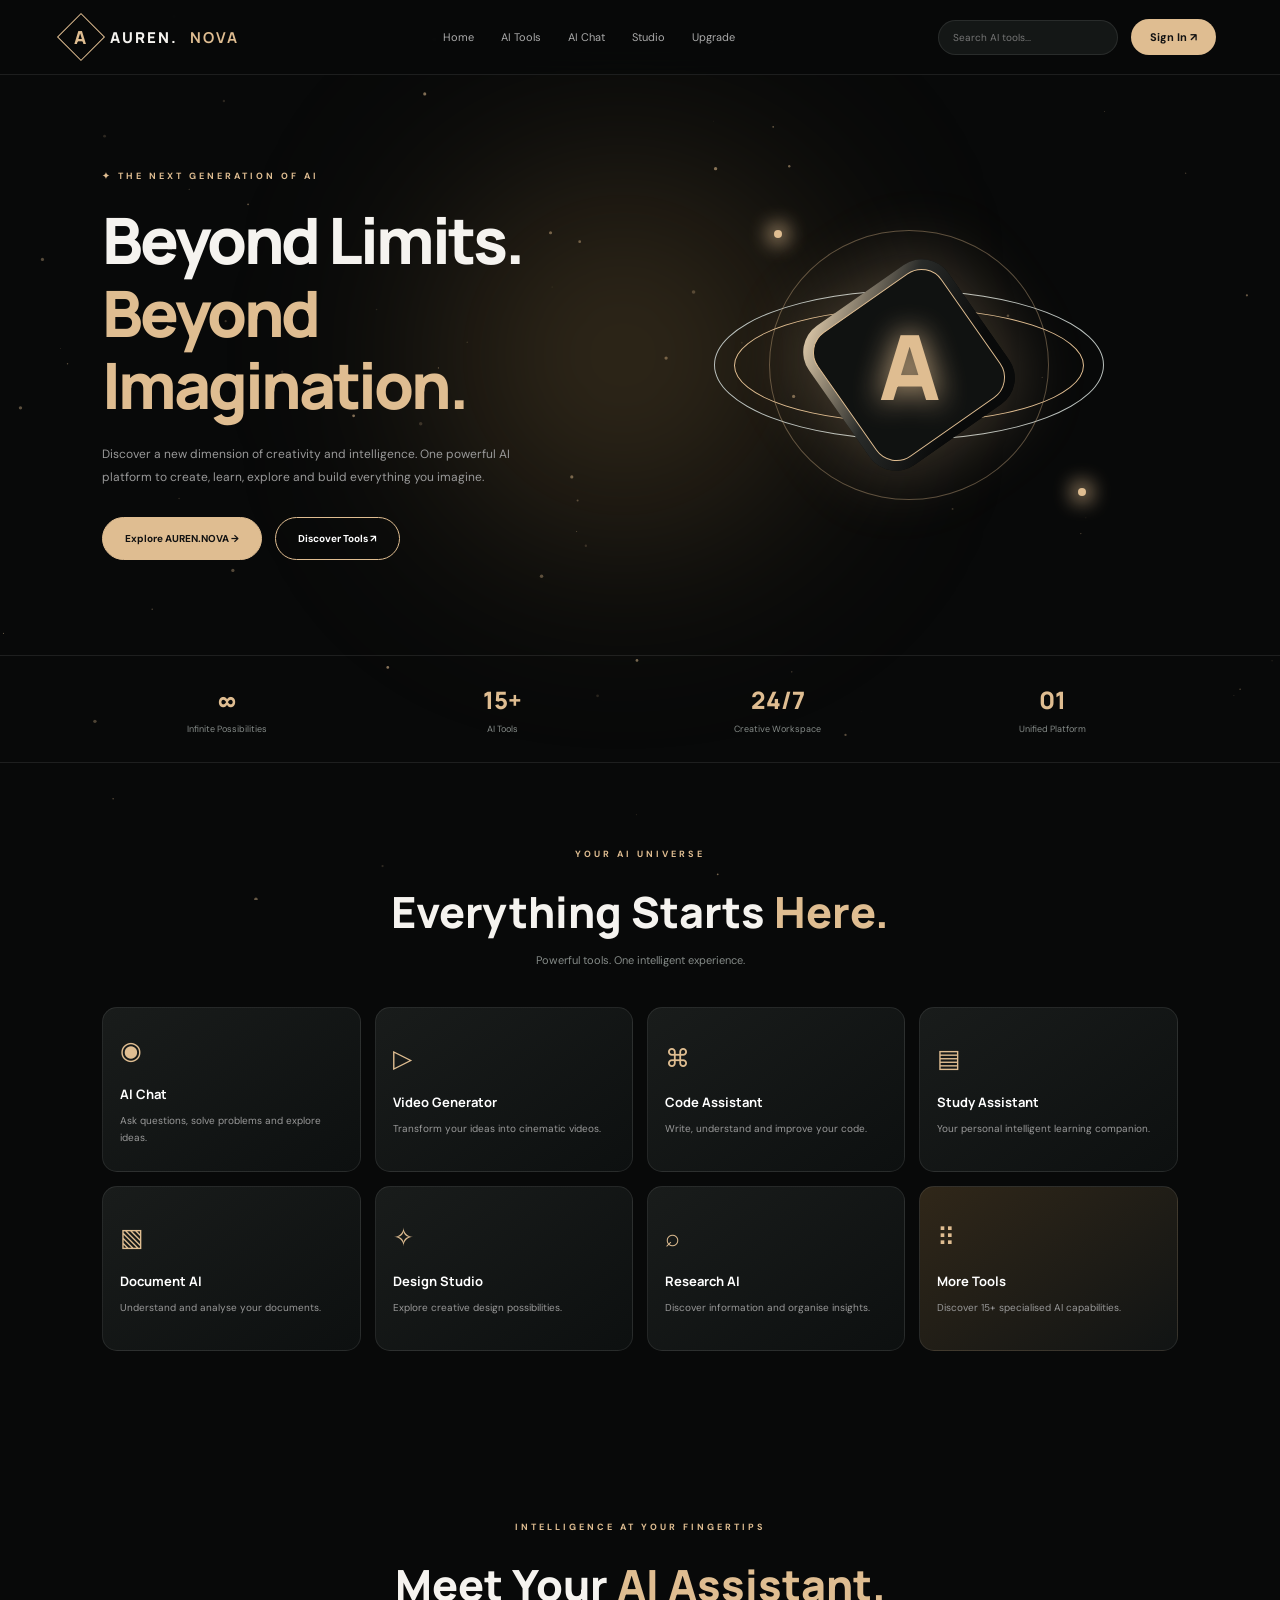
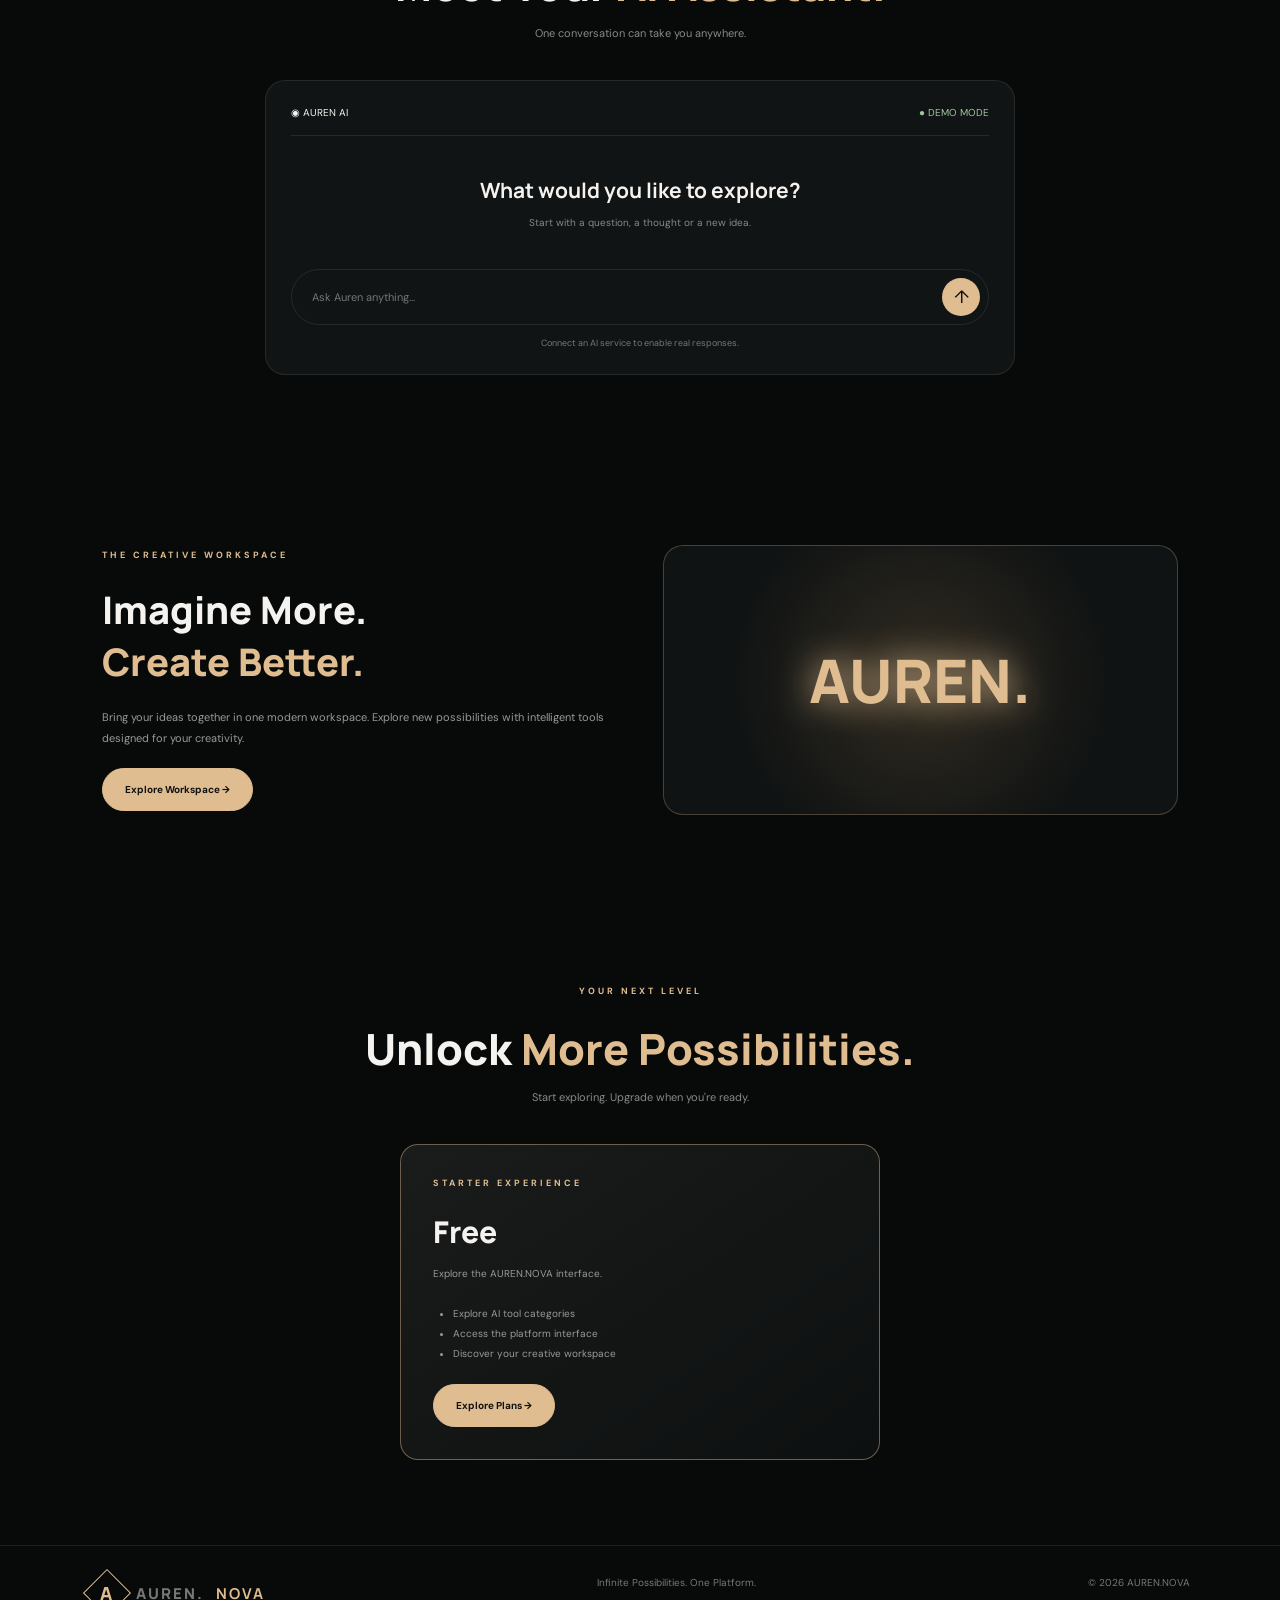
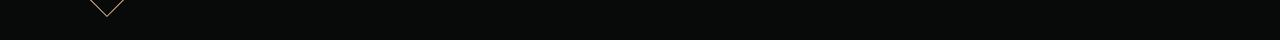
<file: index.html>
<!DOCTYPE html>
<html lang="en">
<head>
<meta charset="UTF-8">
<meta name="viewport" content="width=device-width, initial-scale=1.0">
<meta name="theme-color" content="#080909">
<title>AUREN.NOVA — Infinite Possibilities</title>
<link href="https://fonts.googleapis.com/css2?family=Manrope:wght@400;500;600;700;800&family=DM+Sans:wght@400;500;600;700&display=swap" rel="stylesheet">

<style>
:root {
  --bg:#080909;
  --card:#111414;
  --gold:#dfbd91;
  --silver:#c5c9c8;
  --white:#f5f3ef;
  --muted:#858b88;
  --line:rgba(255,255,255,.09);
}
*{box-sizing:border-box;margin:0;padding:0}
html{scroll-behavior:smooth}
body{background:var(--bg);color:var(--white);font-family:'DM Sans',sans-serif;overflow-x:hidden}
a{text-decoration:none;color:inherit}
button,input{font:inherit}
button{cursor:pointer}
#particles{position:fixed;inset:0;z-index:-1;pointer-events:none}
.glow{position:fixed;width:350px;height:350px;background:#bd925344;filter:blur(110px);border-radius:50%;top:20%;left:35%;z-index:-1;pointer-events:none}
header{height:75px;position:fixed;z-index:100;top:0;width:100%;display:flex;align-items:center;justify-content:space-between;padding:0 5%;background:#080909e8;backdrop-filter:blur(25px);border-bottom:1px solid var(--line)}
.logo{display:flex;align-items:center;gap:12px;font:800 15px Manrope;letter-spacing:2px}
.logo b{color:var(--gold)}
.mark{width:34px;height:34px;display:grid;place-items:center;border:1px solid var(--gold);color:var(--gold);transform:rotate(45deg);font-size:18px}
.mark span{transform:rotate(-45deg)}
nav{display:flex;gap:27px}
nav a{font-size:11px;color:#aaa;transition:.3s}
nav a:hover{color:var(--gold)}
.header-right{display:flex;align-items:center;gap:13px}
.search{background:#141716;border:1px solid var(--line);padding:10px 14px;border-radius:25px;color:white;width:180px;outline:none;font-size:10px}
.signin{border:0;background:var(--gold);color:#111;padding:11px 19px;border-radius:25px;font-size:11px;font-weight:700}
.menu{display:none;background:none;border:0;color:white;font-size:22px}
main{padding-top:75px}
.hero{min-height:580px;display:grid;grid-template-columns:1fr 1fr;align-items:center;padding:55px 8%;overflow:hidden;position:relative}
.hero-content{z-index:2}
.eyebrow{color:var(--gold);font-size:9px;letter-spacing:3px;font-weight:700;margin-bottom:22px}
.hero h1{font:800 clamp(40px,5vw,68px)/1.13 Manrope;letter-spacing:-3px}
.hero h1 span,.heading span,.workspace h2 span{color:var(--gold)}
.hero p{font-size:12px;line-height:1.9;color:#999;max-width:440px;margin:22px 0 28px}
.buttons{display:flex;gap:13px;flex-wrap:wrap}
.btn{display:inline-flex;align-items:center;justify-content:center;padding:14px 22px;border-radius:28px;font-size:10px;font-weight:700;border:1px solid var(--gold);transition:.3s}
.btn:hover{transform:translateY(-4px);box-shadow:0 8px 30px #dfbd9140}
.primary{background:var(--gold);color:#111}
.secondary{color:white;background:transparent}
.hero-art{height:410px;display:grid;place-items:center;position:relative;perspective:900px}
.emblem{width:170px;height:170px;display:grid;place-items:center;position:relative;z-index:2;border-radius:32px;background:linear-gradient(145deg,#f0d9b6,#292b29 40%,#090a0a 75%);box-shadow:0 0 75px #dfbd9150;transform:rotate(-35deg);animation:float 5s ease-in-out infinite}
.emblem:before{content:"";position:absolute;inset:9px;border-radius:25px;background:#101211;border:1px solid var(--gold)}
.emblem span{position:relative;color:var(--gold);font:800 90px Manrope;transform:rotate(35deg);text-shadow:0 0 30px #dfbd91}
.ring{position:absolute;width:350px;height:115px;border:1px solid var(--gold);border-radius:50%;animation:orbit 12s linear infinite}
.ring.two{width:390px;height:150px;border-color:#b9c0bd;animation:orbit2 16s linear infinite}
.ring.three{width:280px;height:270px;border-color:#dfbd9160;animation:orbit 22s linear infinite}
.orb{position:absolute;width:8px;height:8px;border-radius:50%;background:var(--gold);box-shadow:0 0 20px 5px #dfbd91}
.orb.one{top:17%;left:25%}
.orb.two{right:17%;bottom:18%}
@keyframes orbit{to{transform:rotate(360deg)}}
@keyframes orbit2{to{transform:rotate(-360deg)}}
@keyframes float{0%,100%{translate:0 0}50%{translate:0 -17px}}
.stats{display:grid;grid-template-columns:repeat(4,1fr);padding:27px 7%;border-block:1px solid var(--line);text-align:center}
.stats h3{font:800 24px Manrope;color:var(--gold)}
.stats p{font-size:9px;color:var(--muted);margin-top:7px}
.section{padding:85px 8%}
.heading{text-align:center;margin-bottom:40px}
.heading h2{font:800 clamp(28px,4vw,43px) Manrope}
.heading p{color:var(--muted);font-size:11px;margin-top:12px}
.tools{display:grid;grid-template-columns:repeat(4,1fr);gap:14px}
.tool{min-height:165px;padding:22px 17px;text-align:left;color:white;background:linear-gradient(145deg,#191c1b,#0d1010);border:1px solid var(--line);border-radius:15px;transition:.35s;position:relative;overflow:hidden}
.tool:hover{transform:translateY(-7px);border-color:#dfbd91;box-shadow:0 15px 35px #0008}
.tool-icon{font-size:25px;color:var(--gold);display:block;margin-bottom:18px}
.tool h3{font:700 13px Manrope;margin-bottom:9px}
.tool p{font-size:10px;color:#999;line-height:1.7}
.more{background:linear-gradient(145deg,#302719,#111414)}
.chat-area{max-width:750px;margin:auto;border:1px solid var(--line);background:#111414;border-radius:20px;padding:25px}
.chat-top{display:flex;justify-content:space-between;padding-bottom:16px;border-bottom:1px solid var(--line);font-size:10px}
.online{color:#9fc79d}
.chat-welcome{text-align:center;padding:40px 10px}
.chat-welcome h3{font:700 21px Manrope}
.chat-welcome p{font-size:10px;color:#888;margin-top:12px}
.chat-form{display:flex;gap:10px;border:1px solid var(--line);border-radius:30px;padding:8px}
.chat-form input{flex:1;min-width:0;background:none;border:0;outline:0;color:white;padding-left:12px;font-size:11px}
.chat-form button{width:38px;height:38px;border:0;border-radius:50%;background:var(--gold);color:#111;font-size:18px}
.note{text-align:center;font-size:9px;color:#777;margin-top:12px}
.workspace{display:grid;grid-template-columns:1fr 1fr;align-items:center;gap:45px}
.workspace h2{font:800 38px Manrope}
.workspace p{font-size:11px;line-height:1.9;color:#999;margin:20px 0}
.visual{height:270px;display:grid;place-items:center;border:1px solid #dfbd9145;border-radius:20px;background:radial-gradient(circle,#b28b5a35,transparent 65%),#101313;overflow:hidden}
.visual span{font:800 60px Manrope;color:var(--gold);text-shadow:0 0 35px #dfbd91;animation:float 4s infinite}
.pricing{max-width:480px;margin:auto;padding:32px;border:1px solid #dfbd9170;border-radius:18px;background:linear-gradient(145deg,#1a1c1b,#0d1010)}
.pricing h3{font:800 30px Manrope;margin:12px 0}
.pricing p,.pricing li{font-size:10px;color:#999;line-height:2}
.pricing ul{padding-left:20px;margin:20px 0}
footer{padding:30px 7%;border-top:1px solid var(--line);display:flex;justify-content:space-between;gap:15px;flex-wrap:wrap;color:#777;font-size:10px}
.toast{position:fixed;z-index:200;bottom:25px;left:50%;transform:translate(-50%,25px);opacity:0;pointer-events:none;background:#202321;border:1px solid #dfbd91;padding:13px 20px;border-radius:30px;font-size:10px;transition:.3s}
.toast.show{opacity:1;transform:translate(-50%,0)}
@media(max-width:1000px){.tools{grid-template-columns:repeat(2,1fr)}nav{gap:13px}.search{display:none}}
@media(max-width:700px){
header{padding:0 5%}
nav{display:none;position:absolute;top:75px;left:0;width:100%;padding:24px;background:#101313;flex-direction:column}
nav.open{display:flex}
.menu{display:block}
.hero{grid-template-columns:1fr;text-align:center;padding:60px 6% 20px}
.hero p{margin:20px auto}
.buttons{justify-content:center}
.hero-art{height:330px}
.emblem{width:130px;height:130px}
.emblem span{font-size:70px}
.ring{width:270px;height:90px}
.ring.two{width:300px;height:120px}
.ring.three{width:220px;height:220px}
.stats{grid-template-columns:repeat(2,1fr);gap:25px}
.section{padding:65px 5%}
.workspace{grid-template-columns:1fr;gap:25px}
.workspace h2{font-size:32px}
footer{justify-content:center;text-align:center}
}
@media(max-width:390px){.tools{grid-template-columns:1fr}}
@media(prefers-reduced-motion:reduce){*,*::before,*::after{animation:none!important;scroll-behavior:auto!important;transition:none!important}}
</style>
</head>

<body>
<canvas id="particles"></canvas>
<div class="glow"></div>

<header>
<a href="#home" class="logo"><span class="mark"><span>A</span></span>AUREN.<b>NOVA</b></a>
<nav id="navigation">
<a href="#home">Home</a>
<a href="#tools">AI Tools</a>
<a href="#chat">AI Chat</a>
<a href="#studio">Studio</a>
<a href="#pricing">Upgrade</a>
</nav>
<div class="header-right">
<input class="search" id="search" placeholder="Search AI tools...">
<button class="signin" onclick="notify('Account services will be connected next.')">Sign In ↗</button>
<button class="menu" id="menu">☰</button>
</div>
</header>

<main>
<section class="hero" id="home">
<div class="hero-content">
<div class="eyebrow">✦ THE NEXT GENERATION OF AI</div>
<h1>Beyond Limits.<br><span>Beyond Imagination.</span></h1>
<p>Discover a new dimension of creativity and intelligence. One powerful AI platform to create, learn, explore and build everything you imagine.</p>
<div class="buttons">
<a href="#chat" class="btn primary">Explore AUREN.NOVA →</a>
<a href="#tools" class="btn secondary">Discover Tools ↗</a>
</div>
</div>
<div class="hero-art">
<div class="ring"></div>
<div class="ring two"></div>
<div class="ring three"></div>
<div class="emblem"><span>A</span></div>
<div class="orb one"></div>
<div class="orb two"></div>
</div>
</section>

<section class="stats">
<div><h3>∞</h3><p>Infinite Possibilities</p></div>
<div><h3>15+</h3><p>AI Tools</p></div>
<div><h3>24/7</h3><p>Creative Workspace</p></div>
<div><h3>01</h3><p>Unified Platform</p></div>
</section>

<section class="section" id="tools">
<div class="heading">
<div class="eyebrow">YOUR AI UNIVERSE</div>
<h2>Everything Starts <span>Here.</span></h2>
<p>Powerful tools. One intelligent experience.</p>
</div>
<div class="tools" id="toolGrid">
<button class="tool" data-name="AI Chat" onclick="goChat()"><span class="tool-icon">◉</span><h3>AI Chat</h3><p>Ask questions, solve problems and explore ideas.</p></button>
<button class="tool" data-name="Video Generator" onclick="notify('Video generation requires service integration.')"><span class="tool-icon">▷</span><h3>Video Generator</h3><p>Transform your ideas into cinematic videos.</p></button>
<button class="tool" data-name="Code Assistant" onclick="notify('Code Assistant requires service integration.')"><span class="tool-icon">⌘</span><h3>Code Assistant</h3><p>Write, understand and improve your code.</p></button>
<button class="tool" data-name="Study Assistant" onclick="notify('Study Assistant requires service integration.')"><span class="tool-icon">▤</span><h3>Study Assistant</h3><p>Your personal intelligent learning companion.</p></button>
<button class="tool" data-name="Document AI" onclick="notify('Document AI requires service integration.')"><span class="tool-icon">▧</span><h3>Document AI</h3><p>Understand and analyse your documents.</p></button>
<button class="tool" data-name="Design Studio" onclick="notify('Design Studio requires service integration.')"><span class="tool-icon">✧</span><h3>Design Studio</h3><p>Explore creative design possibilities.</p></button>
<button class="tool" data-name="Research AI" onclick="notify('Research AI requires service integration.')"><span class="tool-icon">⌕</span><h3>Research AI</h3><p>Discover information and organise insights.</p></button>
<button class="tool more" data-name="More Tools" onclick="notify('Explore more tools as the platform grows.')"><span class="tool-icon">⠿</span><h3>More Tools</h3><p>Discover 15+ specialised AI capabilities.</p></button>
</div>
</section>

<section class="section" id="chat">
<div class="heading">
<div class="eyebrow">INTELLIGENCE AT YOUR FINGERTIPS</div>
<h2>Meet Your <span>AI Assistant.</span></h2>
<p>One conversation can take you anywhere.</p>
</div>
<div class="chat-area">
<div class="chat-top"><span>◉ AUREN AI</span><span class="online">● DEMO MODE</span></div>
<div class="chat-welcome"><h3>What would you like to explore?</h3><p>Start with a question, a thought or a new idea.</p></div>
<form class="chat-form" id="chatForm">
<input id="prompt" placeholder="Ask Auren anything..." autocomplete="off">
<button type="submit">↑</button>
</form>
<div class="note" id="chatNote">Connect an AI service to enable real responses.</div>
</div>
</section>

<section class="section" id="studio">
<div class="workspace">
<div>
<div class="eyebrow">THE CREATIVE WORKSPACE</div>
<h2>Imagine More.<br><span>Create Better.</span></h2>
<p>Bring your ideas together in one modern workspace. Explore new possibilities with intelligent tools designed for your creativity.</p>
<a href="#tools" class="btn primary">Explore Workspace →</a>
</div>
<div class="visual"><span>AUREN.</span></div>
</div>
</section>

<section class="section" id="pricing">
<div class="heading">
<div class="eyebrow">YOUR NEXT LEVEL</div>
<h2>Unlock <span>More Possibilities.</span></h2>
<p>Start exploring. Upgrade when you're ready.</p>
</div>
<div class="pricing">
<div class="eyebrow">STARTER EXPERIENCE</div>
<h3>Free</h3>
<p>Explore the AUREN.NOVA interface.</p>
<ul>
<li>Explore AI tool categories</li>
<li>Access the platform interface</li>
<li>Discover your creative workspace</li>
</ul>
<button class="btn primary" onclick="notify('Upgrade and payment services are not connected yet.')">Explore Plans →</button>
</div>
</section>
</main>

<footer>
<a href="#home" class="logo"><span class="mark"><span>A</span></span>AUREN.<b>NOVA</b></a>
<span>Infinite Possibilities. One Platform.</span>
<span>© 2026 AUREN.NOVA</span>
</footer>

<div class="toast" id="toast"></div>

<script>
const toast=document.getElementById('toast');
let toastTimer;

function notify(message){
toast.textContent=message;
toast.classList.add('show');
clearTimeout(toastTimer);
toastTimer=setTimeout(()=>toast.classList.remove('show'),2800);
}

function goChat(){
document.getElementById('chat').scrollIntoView({behavior:'smooth'});
}

document.getElementById('menu').addEventListener('click',()=>{
document.getElementById('navigation').classList.toggle('open');
});

document.querySelectorAll('nav a').forEach(link=>{
link.addEventListener('click',()=>{
document.getElementById('navigation').classList.remove('open');
});
});

document.getElementById('search').addEventListener('input',event=>{
const query=event.target.value.toLowerCase();
document.querySelectorAll('.tool').forEach(tool=>{
tool.style.display=tool.textContent.toLowerCase().includes(query)?'':'none';
});
});

document.getElementById('chatForm').addEventListener('submit',event=>{
event.preventDefault();
const prompt=document.getElementById('prompt');
if(!prompt.value.trim())return;
document.getElementById('chatNote').textContent='Demo mode: connect an AI API to receive actual responses.';
notify('AI service is not connected yet.');
prompt.value='';
});

const canvas=document.getElementById('particles');
const ctx=canvas.getContext('2d');
let particles=[];

function resize(){
const ratio=Math.min(window.devicePixelRatio||1,2);
canvas.width=innerWidth*ratio;
canvas.height=innerHeight*ratio;
canvas.style.width=innerWidth+'px';
canvas.style.height=innerHeight+'px';
ctx.setTransform(ratio,0,0,ratio,0,0);
particles=Array.from({length:65},()=>({
x:Math.random()*innerWidth,
y:Math.random()*innerHeight,
size:Math.random()*1.5+.3,
speed:Math.random()*.3+.08,
opacity:Math.random()*.5+.1
}));
}

function animate(){
ctx.clearRect(0,0,innerWidth,innerHeight);
particles.forEach(p=>{
p.y-=p.speed;
if(p.y<0){p.y=innerHeight;p.x=Math.random()*innerWidth;}
ctx.beginPath();
ctx.arc(p.x,p.y,p.size,0,Math.PI*2);
ctx.fillStyle=`rgba(223,189,145,${p.opacity})`;
ctx.fill();
});
requestAnimationFrame(animate);
}

resize();
animate();
window.addEventListener('resize',resize);

document.addEventListener('mousemove',event=>{
const glow=document.querySelector('.glow');
glow.style.left=(event.clientX-175)+'px';
glow.style.top=(event.clientY-175)+'px';
});
</script>
</body>
</html>
</file>
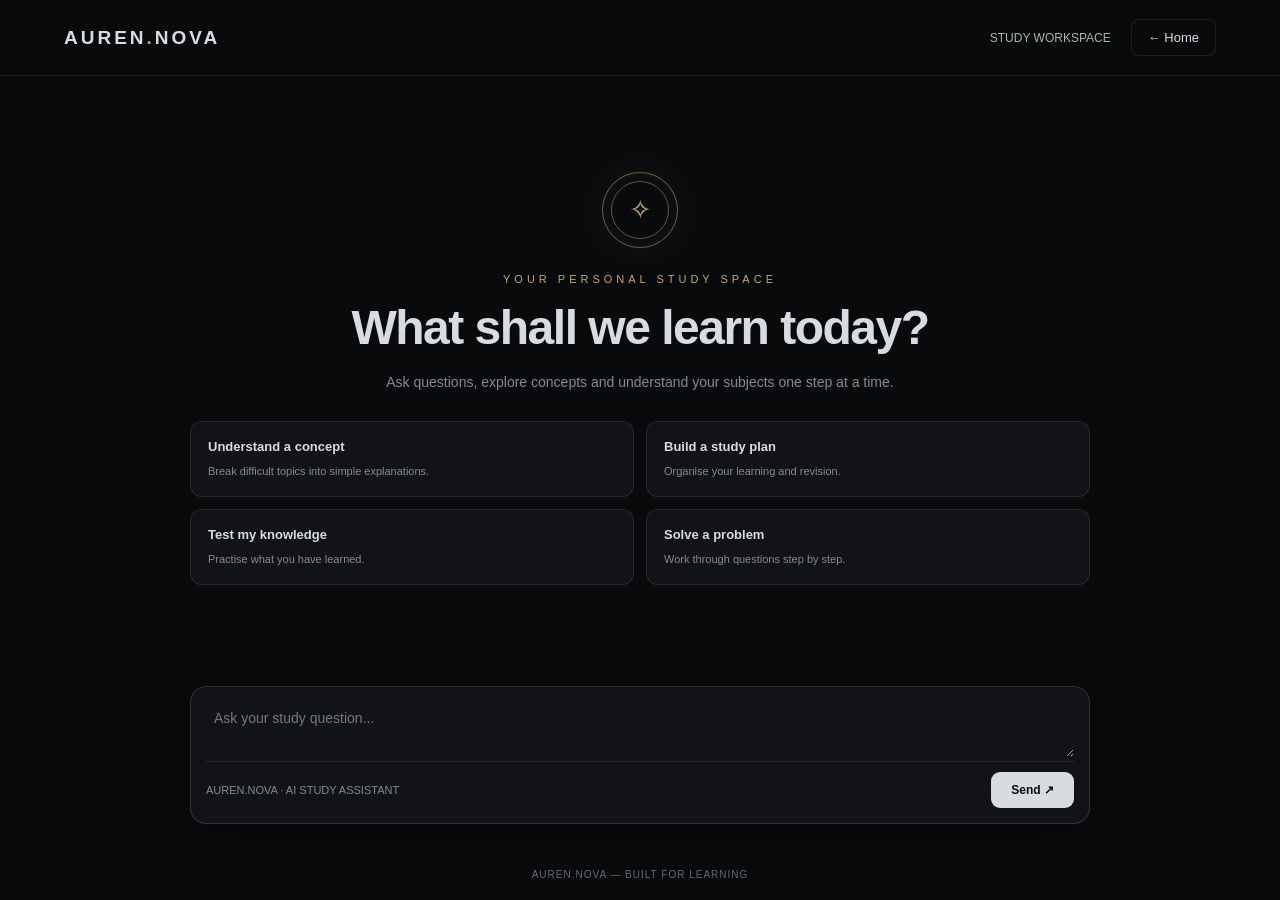
<file: ai-chat.html>
<!DOCTYPE html>
<html lang="en">
<head>
  <meta charset="UTF-8">
  <meta name="viewport" content="width=device-width, initial-scale=1.0">
  <meta name="theme-color" content="#090a0c">
  <title>AI Study Assistant | AUREN.NOVA</title>

  <style>
    * {
      margin: 0;
      padding: 0;
      box-sizing: border-box;
    }

    :root {
      --bg: #090a0c;
      --panel: #111316;
      --panel-light: #191c20;
      --silver: #d8dce0;
      --muted: #858b93;
      --gold: #c6a878;
      --border: rgba(255,255,255,0.09);
    }

    body {
      min-height: 100vh;
      background: var(--bg);
      color: var(--silver);
      font-family: Inter, Arial, sans-serif;
    }

    button, input, textarea {
      font: inherit;
    }

    button {
      cursor: pointer;
    }

    .app {
      min-height: 100vh;
      display: flex;
      flex-direction: column;
    }

    header {
      height: 76px;
      padding: 0 5%;
      display: flex;
      align-items: center;
      justify-content: space-between;
      border-bottom: 1px solid var(--border);
      background: rgba(9,10,12,0.92);
    }

    .brand {
      font-size: 19px;
      font-weight: 750;
      letter-spacing: 3px;
    }

    .brand span {
      color: var(--gold);
    }

    .header-right {
      display: flex;
      align-items: center;
      gap: 20px;
    }

    .status {
      color: #a6b7a7;
      font-size: 12px;
    }

    .back {
      color: var(--silver);
      text-decoration: none;
      border: 1px solid var(--border);
      padding: 10px 16px;
      border-radius: 8px;
      font-size: 13px;
      transition: .25s;
    }

    .back:hover {
      border-color: var(--gold);
      color: var(--gold);
    }

    main {
      width: min(900px, 92%);
      margin: auto;
      flex: 1;
      display: flex;
      flex-direction: column;
      padding: 55px 0 25px;
    }

    .welcome {
      text-align: center;
      margin: auto 0 35px;
      animation: appear .8s ease both;
    }

    .orb {
      width: 76px;
      height: 76px;
      margin: 0 auto 25px;
      border-radius: 50%;
      border: 1px solid rgba(198,168,120,.55);
      display: grid;
      place-items: center;
      box-shadow: 0 0 45px rgba(198,168,120,.09),
                  inset 0 0 25px rgba(198,168,120,.08);
      position: relative;
    }

    .orb::before {
      content: "";
      position: absolute;
      inset: 8px;
      border: 1px solid rgba(216,220,224,.35);
      border-radius: 50%;
      animation: rotate 12s linear infinite;
    }

    .orb span {
      font-size: 27px;
      color: var(--gold);
    }

    .eyebrow {
      color: var(--gold);
      font-size: 11px;
      letter-spacing: 4px;
      margin-bottom: 15px;
    }

    h1 {
      font-size: clamp(30px, 5vw, 48px);
      letter-spacing: -1.5px;
      font-weight: 550;
      margin-bottom: 15px;
    }

    .welcome p {
      color: var(--muted);
      font-size: 14px;
      line-height: 1.8;
    }

    .suggestions {
      display: grid;
      grid-template-columns: repeat(2, 1fr);
      gap: 12px;
      margin: 25px 0;
    }

    .suggestion {
      text-align: left;
      background: var(--panel);
      color: var(--silver);
      border: 1px solid var(--border);
      padding: 17px;
      border-radius: 12px;
      transition: .25s;
    }

    .suggestion:hover {
      background: var(--panel-light);
      border-color: rgba(198,168,120,.5);
      transform: translateY(-2px);
    }

    .suggestion strong {
      display: block;
      font-size: 13px;
      margin-bottom: 7px;
    }

    .suggestion small {
      color: var(--muted);
      font-size: 11px;
    }

    .chat-area {
      display: none;
      flex-direction: column;
      gap: 18px;
      padding: 20px 0;
      margin-bottom: 20px;
    }

    .message {
      max-width: 85%;
      padding: 15px 18px;
      border-radius: 14px;
      font-size: 14px;
      line-height: 1.7;
      white-space: pre-wrap;
      animation: appear .25s ease;
    }

    .user-message {
      align-self: flex-end;
      background: #24272b;
      border: 1px solid var(--border);
    }

    .assistant-message {
      align-self: flex-start;
      background: var(--panel);
      border: 1px solid rgba(198,168,120,.2);
    }

    .message-label {
      display: block;
      color: var(--gold);
      font-size: 10px;
      letter-spacing: 2px;
      margin-bottom: 7px;
    }

    .composer {
      background: var(--panel);
      border: 1px solid rgba(255,255,255,.13);
      border-radius: 16px;
      padding: 15px;
      box-shadow: 0 15px 50px rgba(0,0,0,.2);
      margin-top: auto;
    }

    textarea {
      width: 100%;
      min-height: 55px;
      max-height: 150px;
      resize: vertical;
      background: transparent;
      border: none;
      outline: none;
      color: white;
      font-size: 14px;
      padding: 8px;
    }

    textarea::placeholder {
      color: #737982;
    }

    .composer-bottom {
      display: flex;
      align-items: center;
      justify-content: space-between;
      padding-top: 10px;
      border-top: 1px solid var(--border);
    }

    .composer-note {
      color: var(--muted);
      font-size: 11px;
    }

    .send {
      border: none;
      background: var(--silver);
      color: #090a0c;
      border-radius: 9px;
      padding: 11px 20px;
      font-size: 12px;
      font-weight: 700;
      transition: .2s;
    }

    .send:hover {
      background: var(--gold);
      transform: translateY(-1px);
    }

    .send:disabled {
      opacity: .5;
      cursor: not-allowed;
    }

    footer {
      text-align: center;
      padding: 20px;
      color: #656b73;
      font-size: 10px;
      letter-spacing: 1px;
    }

    @keyframes rotate {
      to { transform: rotate(360deg); }
    }

    @keyframes appear {
      from { opacity: 0; transform: translateY(12px); }
      to { opacity: 1; transform: translateY(0); }
    }

    @media(max-width: 600px) {
      header {
        padding: 0 4%;
        height: 65px;
      }

      .brand {
        font-size: 15px;
        letter-spacing: 2px;
      }

      .status {
        display: none;
      }

      main {
        padding-top: 35px;
      }

      .suggestions {
        grid-template-columns: 1fr;
      }

      .message {
        max-width: 95%;
      }
    }
  </style>
</head>

<body>
  <div class="app">

    <header>
      <div class="brand">AUREN<span>.</span>NOVA</div>

      <div class="header-right">
        <span class="status">STUDY WORKSPACE</span>
        <a href="index.html" class="back">← Home</a>
      </div>
    </header>

    <main>
      <section class="welcome" id="welcome">
        <div class="orb"><span>✧</span></div>

        <div class="eyebrow">YOUR PERSONAL STUDY SPACE</div>

        <h1>What shall we learn today?</h1>

        <p>
          Ask questions, explore concepts and understand your subjects
          one step at a time.
        </p>

        <div class="suggestions">
          <button class="suggestion"
            data-prompt="Explain Newton's laws of motion in simple steps.">
            <strong>Understand a concept</strong>
            <small>Break difficult topics into simple explanations.</small>
          </button>

          <button class="suggestion"
            data-prompt="Help me create a study plan for my exams.">
            <strong>Build a study plan</strong>
            <small>Organise your learning and revision.</small>
          </button>

          <button class="suggestion"
            data-prompt="Give me a short quiz to test my understanding.">
            <strong>Test my knowledge</strong>
            <small>Practise what you have learned.</small>
          </button>

          <button class="suggestion"
            data-prompt="Explain a difficult maths problem step by step.">
            <strong>Solve a problem</strong>
            <small>Work through questions step by step.</small>
          </button>
        </div>
      </section>

      <section class="chat-area" id="chatArea"
        aria-live="polite"></section>

      <form class="composer" id="chatForm">
        <textarea id="question"
          placeholder="Ask your study question..."
          aria-label="Your study question"
          required></textarea>

        <div class="composer-bottom">
          <span class="composer-note">
            AUREN.NOVA · AI STUDY ASSISTANT
          </span>

          <button class="send" type="submit">Send ↗</button>
        </div>
      </form>
    </main>

    <footer>
      AUREN.NOVA — BUILT FOR LEARNING
    </footer>
  </div>

  <script>
    const form = document.getElementById("chatForm");
    const question = document.getElementById("question");
    const chatArea = document.getElementById("chatArea");
    const welcome = document.getElementById("welcome");

    function addMessage(text, type, label) {
      const message = document.createElement("div");
      message.className = "message " + type;

      const heading = document.createElement("span");
      heading.className = "message-label";
      heading.textContent = label;

      const content = document.createElement("div");
      content.textContent = text;

      message.append(heading, content);
      chatArea.appendChild(message);
      message.scrollIntoView({ behavior: "smooth", block: "end" });
    }

    function sendQuestion(text) {
      const cleaned = text.trim();
      if (!cleaned) return;

      welcome.style.display = "none";
      chatArea.style.display = "flex";

      addMessage(cleaned, "user-message", "YOU");

      addMessage(
        "Your question has been added to the chat interface. " +
        "The real AI connection has not been configured yet. " +
        "We'll connect a suitable free AI service through a secure " +
        "backend in the next development stage.",
        "assistant-message",
        "AUREN.NOVA"
      );

      question.value = "";
    }

    form.addEventListener("submit", function(event) {
      event.preventDefault();
      sendQuestion(question.value);
    });

    document.querySelectorAll(".suggestion").forEach(button => {
      button.addEventListener("click", () => {
        sendQuestion(button.dataset.prompt);
      });
    });
  </script>
</body>
</html>
</file>
